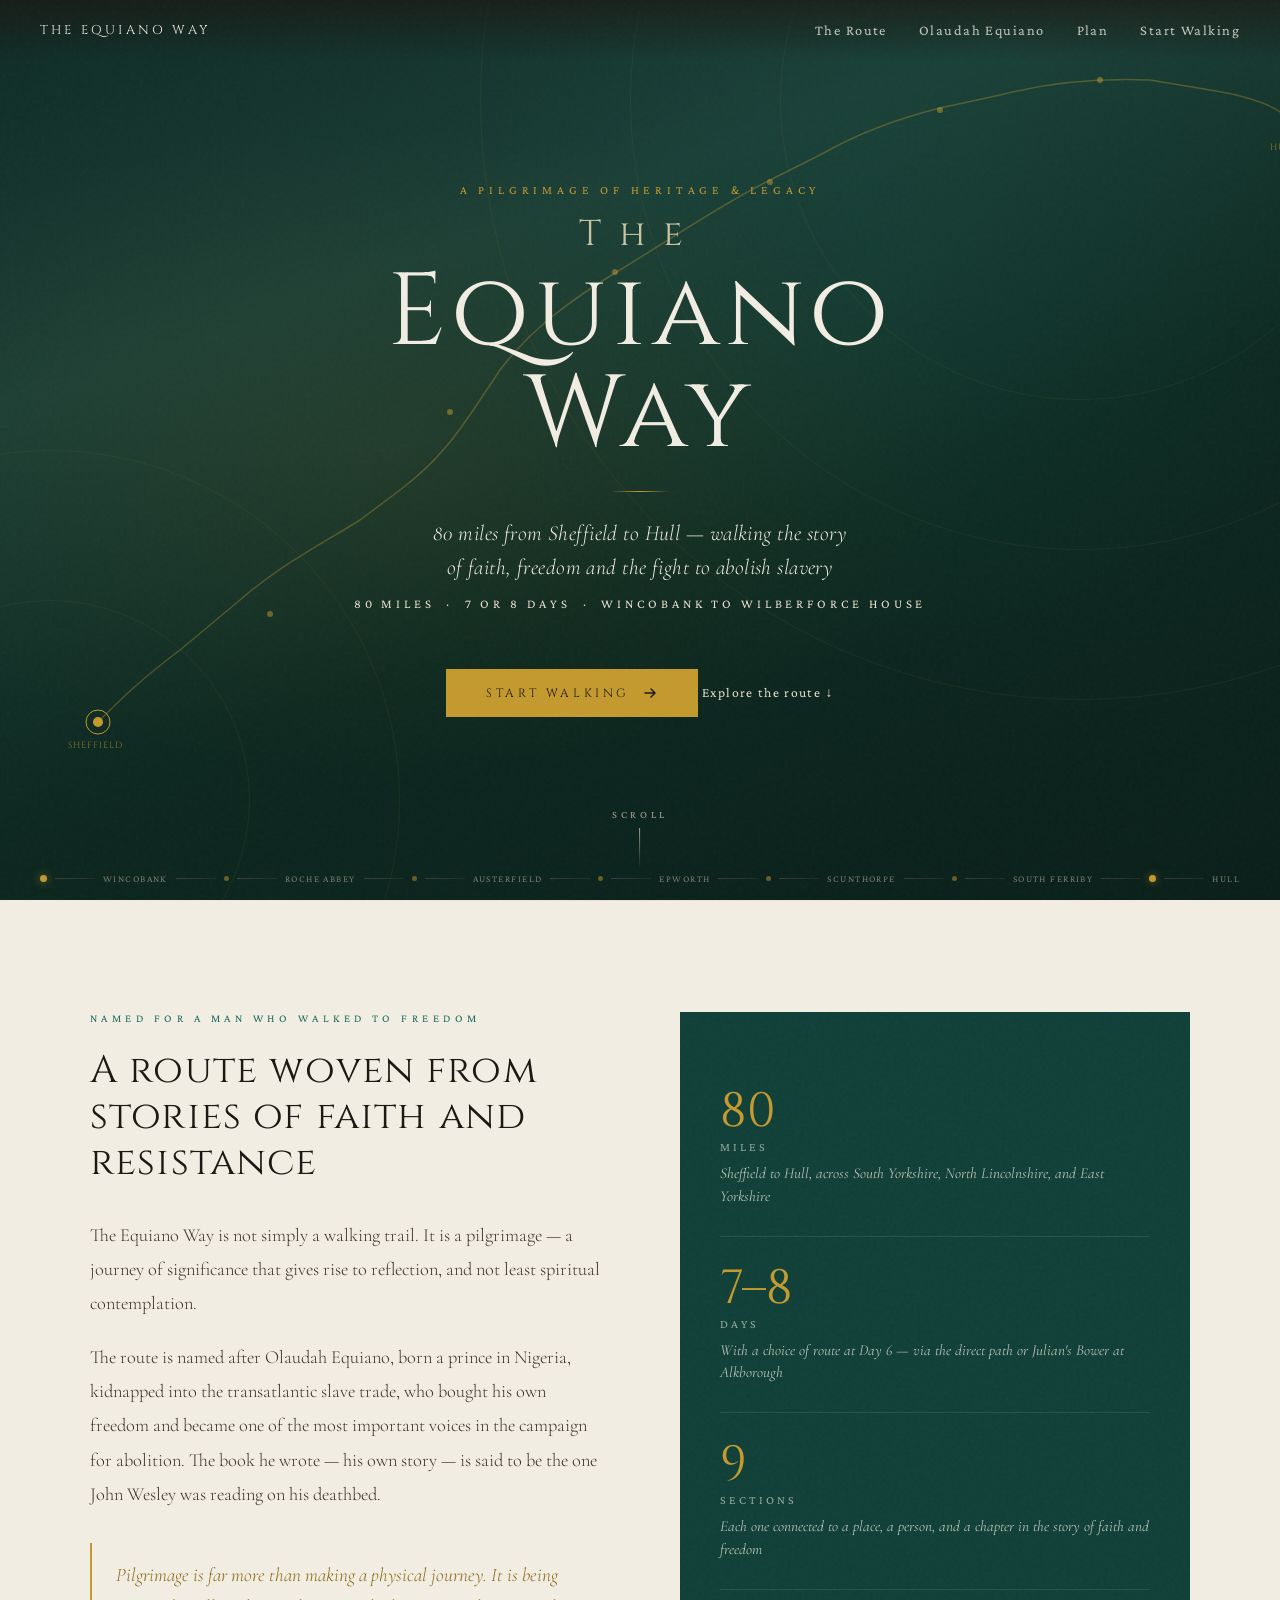
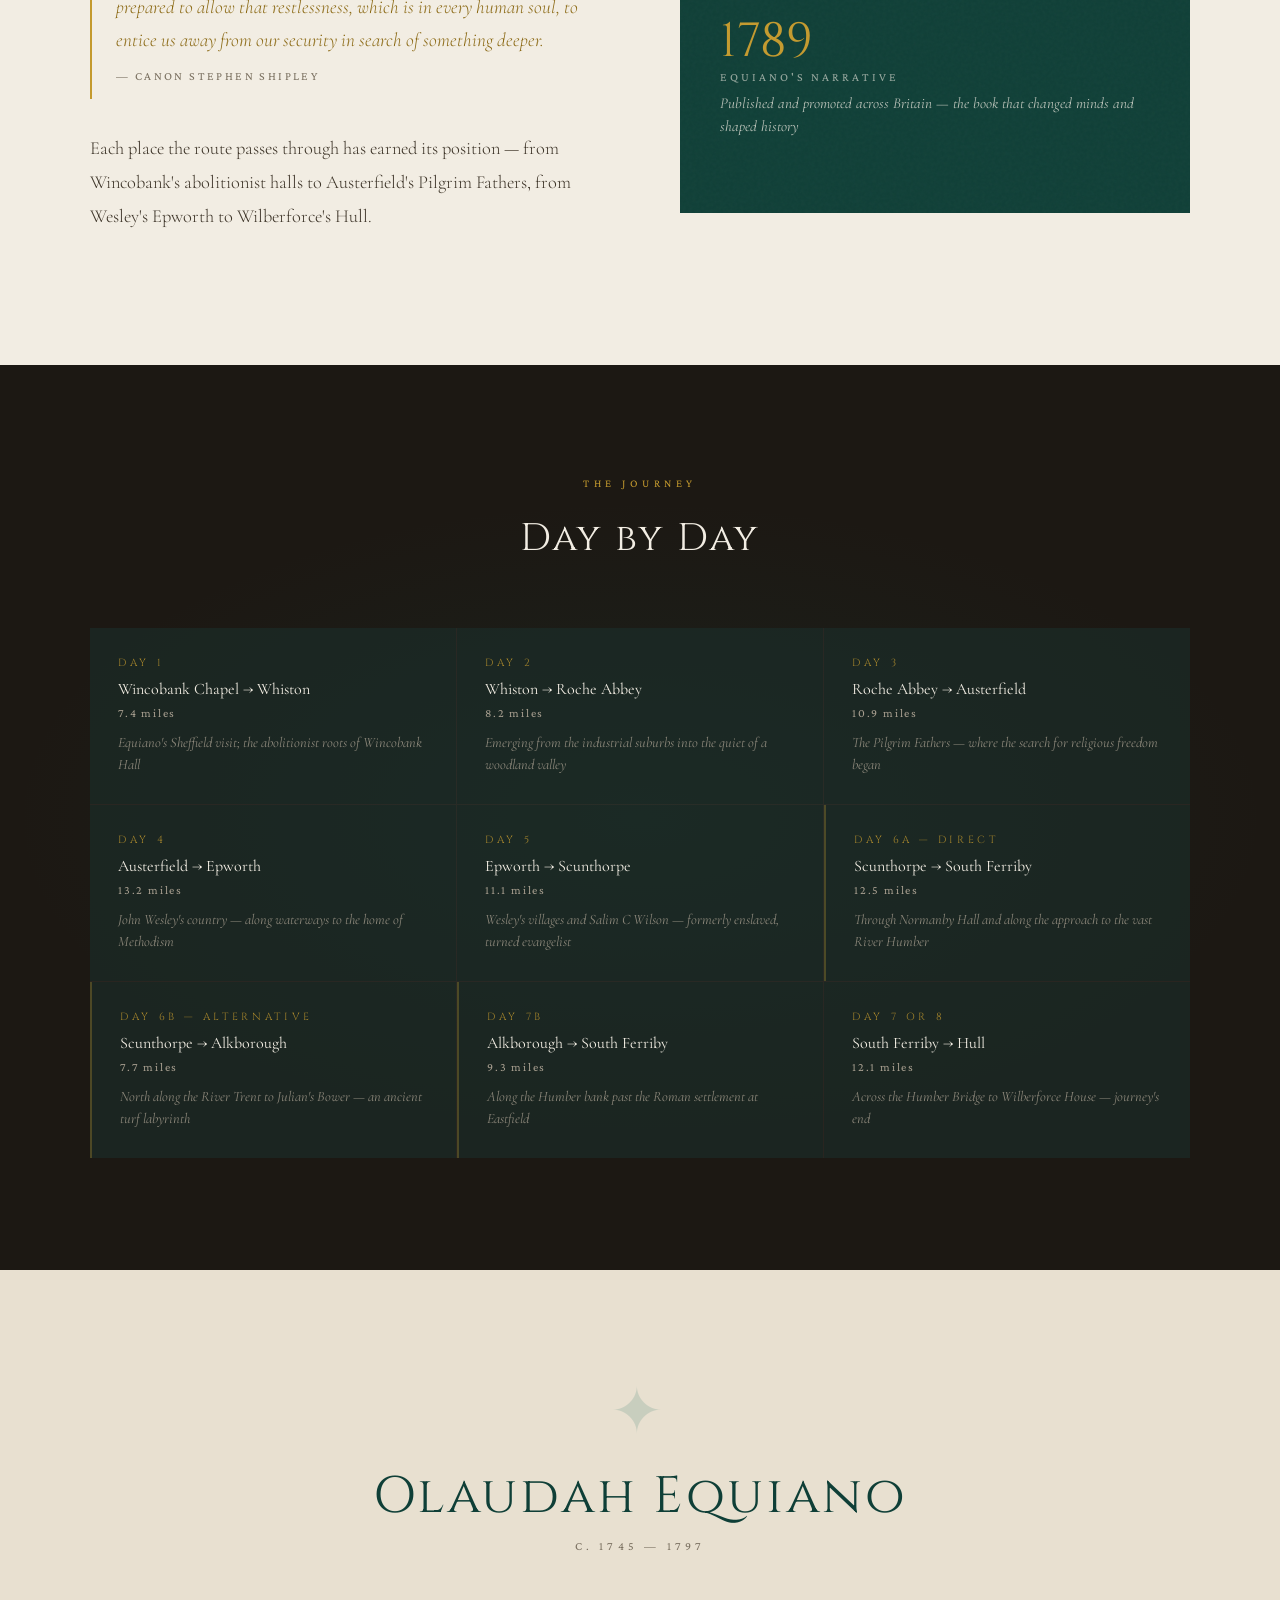
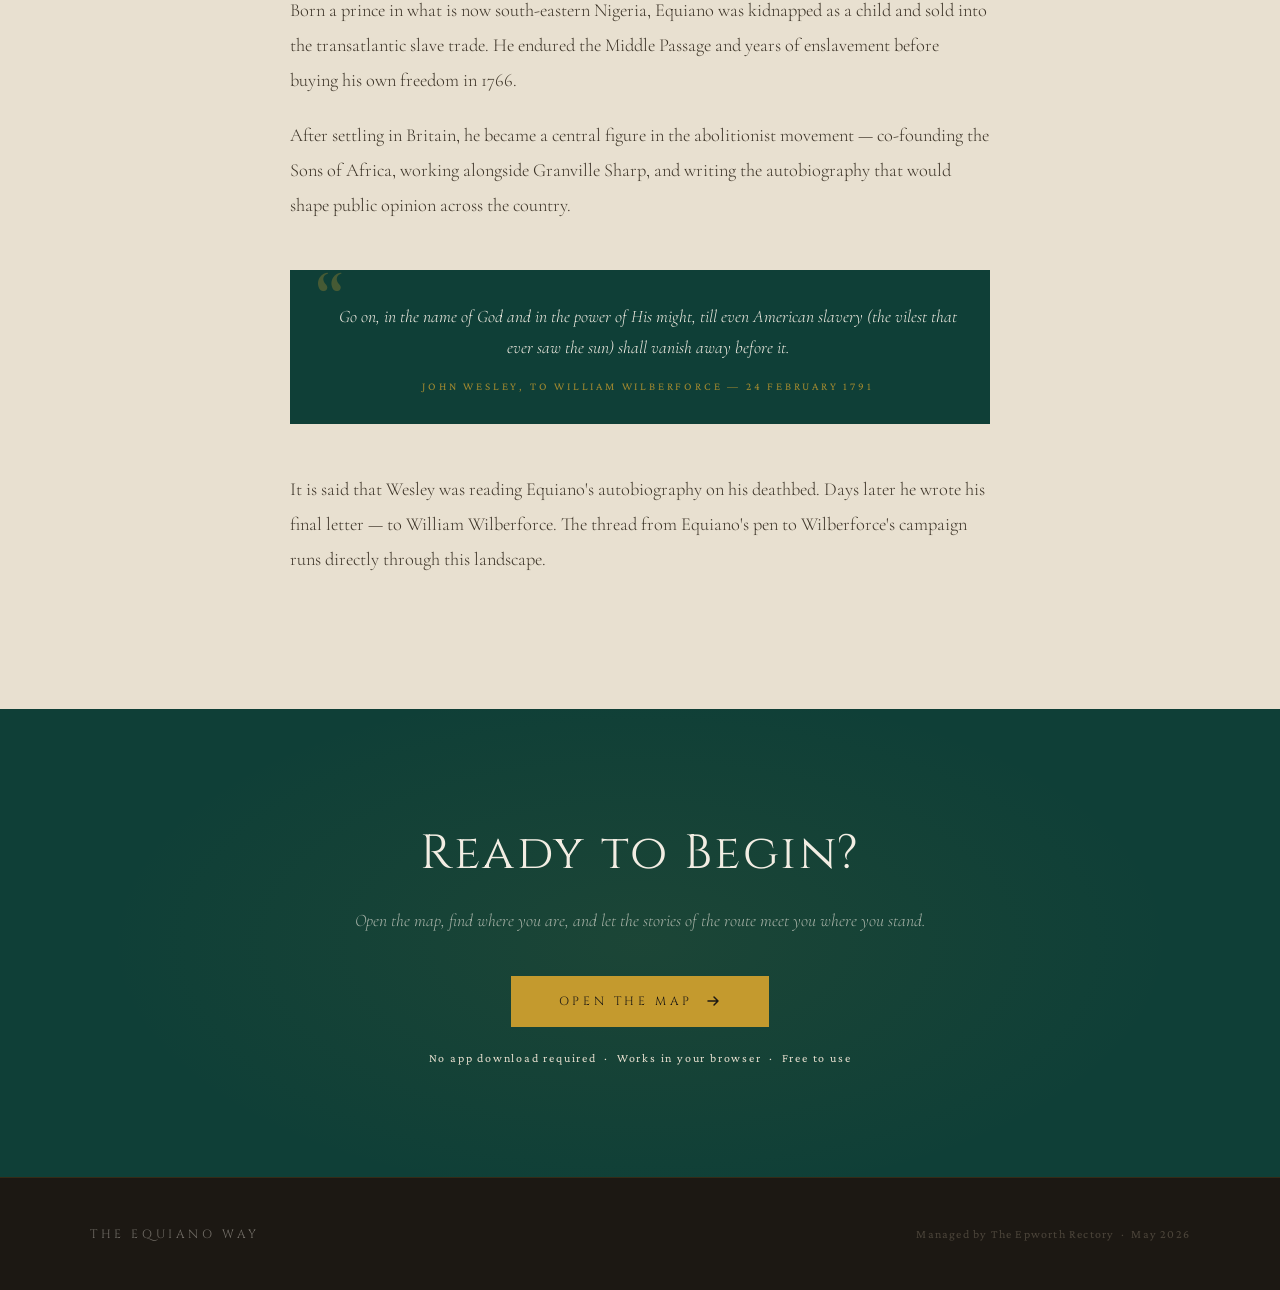
<file: public/index.html>
<!DOCTYPE html>
<html lang="en">
<head>
<meta charset="UTF-8">
<meta name="viewport" content="width=device-width, initial-scale=1.0">
<title>The Equiano Way</title>
<link rel="manifest" href="/manifest.json">
<link rel="preconnect" href="https://fonts.googleapis.com">
<link rel="preconnect" href="https://fonts.gstatic.com" crossorigin>
<link href="https://fonts.googleapis.com/css2?family=Cormorant+Garamond:ital,wght@0,300;0,400;0,600;1,300;1,400&family=Cinzel:wght@400;600&family=Crimson+Pro:ital,wght@0,300;0,400;1,300;1,400&display=swap" rel="stylesheet">
<style>

/* ── Reset & base ──────────────────────────────────────────────────────────── */
*, *::before, *::after { box-sizing: border-box; margin: 0; padding: 0; }

:root {
  --teal:        #1A6B5F;
  --teal-dark:   #0F3F37;
  --teal-light:  #E8F4F2;
  --gold:        #C49A2E;
  --gold-dark:   #8B6914;
  --gold-light:  #F5E6C0;
  --parchment:   #F2EDE3;
  --parchment-2: #E8E0D0;
  --ink:         #1C1813;
  --ink-light:   #3D3428;
  --stone:       #7A7060;
  --stone-light: #A89F90;
  --rust:        #8B3A2A;

  --font-display: 'Cinzel', serif;
  --font-body:    'Cormorant Garamond', serif;
  --font-reading: 'Crimson Pro', serif;
}

html { scroll-behavior: smooth; }

body {
  font-family: var(--font-body);
  background: var(--parchment);
  color: var(--ink);
  overflow-x: hidden;
  cursor: default;
}

/* ── Noise texture overlay ─────────────────────────────────────────────────── */
body::before {
  content: '';
  position: fixed;
  inset: 0;
  background-image: url("data:image/svg+xml,%3Csvg viewBox='0 0 256 256' xmlns='http://www.w3.org/2000/svg'%3E%3Cfilter id='noise'%3E%3CfeTurbulence type='fractalNoise' baseFrequency='0.9' numOctaves='4' stitchTiles='stitch'/%3E%3C/filter%3E%3Crect width='100%25' height='100%25' filter='url(%23noise)' opacity='0.04'/%3E%3C/svg%3E");
  pointer-events: none;
  z-index: 1000;
  opacity: 0.6;
}

/* ── Nav ───────────────────────────────────────────────────────────────────── */
nav {
  position: fixed;
  top: 0; left: 0; right: 0;
  z-index: 100;
  padding: 1.25rem 2.5rem;
  display: flex;
  align-items: center;
  justify-content: space-between;
  background: linear-gradient(to bottom, rgba(28,24,19,0.7) 0%, transparent 100%);
  backdrop-filter: blur(0px);
}

.nav-wordmark {
  font-family: var(--font-display);
  font-size: 0.8rem;
  letter-spacing: 0.25em;
  color: var(--parchment);
  text-transform: uppercase;
  opacity: 0;
  animation: fadeIn 1s ease 1.5s forwards;
}

.nav-links {
  display: flex;
  gap: 2rem;
  list-style: none;
  opacity: 0;
  animation: fadeIn 1s ease 1.8s forwards;
}

.nav-links a {
  font-family: var(--font-reading);
  font-size: 0.9rem;
  letter-spacing: 0.1em;
  color: var(--parchment);
  text-decoration: none;
  opacity: 0.8;
  transition: opacity 0.2s;
}

.nav-links a:hover { opacity: 1; }

/* ── Hero ──────────────────────────────────────────────────────────────────── */
.hero {
  position: relative;
  min-height: 100svh;
  display: flex;
  flex-direction: column;
  align-items: center;
  justify-content: center;
  overflow: hidden;
  background: var(--teal-dark);
}

/* Layered background — aged map feel */
.hero-bg {
  position: absolute;
  inset: 0;
  background:
    radial-gradient(ellipse 80% 60% at 30% 50%, rgba(196,154,46,0.08) 0%, transparent 60%),
    radial-gradient(ellipse 60% 80% at 70% 30%, rgba(26,107,95,0.15) 0%, transparent 60%),
    linear-gradient(160deg, #0F2B26 0%, #1A3D35 30%, #0D2820 60%, #0A1F1A 100%);
}

/* SVG route line drawn across hero */
.hero-route {
  position: absolute;
  inset: 0;
  width: 100%;
  height: 100%;
  opacity: 0;
  animation: fadeIn 2s ease 0.5s forwards;
}

.route-path {
  fill: none;
  stroke: var(--gold);
  stroke-width: 1.5;
  stroke-linecap: round;
  stroke-linejoin: round;
  stroke-dasharray: 2000;
  stroke-dashoffset: 2000;
  animation: drawRoute 3s ease-out 0.8s forwards;
  opacity: 0.35;
}

.route-dot-start,
.route-dot-end {
  fill: var(--gold);
  opacity: 0;
}

.route-dot-start { animation: popIn 0.4s ease 0.8s forwards; }
.route-dot-end   { animation: popIn 0.4s ease 3.6s forwards; }

/* Topographic rings — decorative */
.topo-ring {
  position: absolute;
  border-radius: 50%;
  border: 1px solid rgba(196,154,46,0.08);
  pointer-events: none;
}
.topo-1 { width: 600px; height: 600px; top: -200px; right: -100px; }
.topo-2 { width: 900px; height: 900px; top: -350px; right: -250px; }
.topo-3 { width: 1200px; height: 1200px; top: -500px; right: -400px; }
.topo-4 { width: 400px; height: 400px; bottom: -100px; left: -150px; }
.topo-5 { width: 700px; height: 700px; bottom: -250px; left: -300px; }

/* Hero content */
.hero-content {
  position: relative;
  z-index: 10;
  text-align: center;
  padding: 2rem;
  max-width: 800px;
}

.hero-eyebrow {
  font-family: var(--font-reading);
  font-size: 0.75rem;
  letter-spacing: 0.4em;
  text-transform: uppercase;
  color: var(--gold);
  opacity: 0;
  animation: slideUp 0.8s ease 1.2s forwards;
  margin-bottom: 1.25rem;
}

.hero-title {
  font-family: var(--font-display);
  font-size: clamp(3rem, 8vw, 6.5rem);
  font-weight: 400;
  line-height: 1;
  letter-spacing: 0.05em;
  color: var(--parchment);
  opacity: 0;
  animation: slideUp 0.9s ease 1.4s forwards;
  margin-bottom: 0.5rem;
}

.hero-title-the {
  display: block;
  font-size: 0.35em;
  letter-spacing: 0.5em;
  color: var(--gold-light);
  margin-bottom: 0.25em;
  opacity: 0.8;
}

.hero-rule {
  width: 60px;
  height: 1px;
  background: linear-gradient(to right, transparent, var(--gold), transparent);
  margin: 1.5rem auto;
  opacity: 0;
  animation: fadeIn 0.8s ease 1.9s forwards;
}

.hero-subtitle {
  font-family: var(--font-body);
  font-size: clamp(1rem, 2.5vw, 1.35rem);
  font-weight: 300;
  font-style: italic;
  color: var(--parchment);
  opacity: 0;
  animation: slideUp 0.8s ease 2s forwards;
  line-height: 1.6;
  margin-bottom: 0.75rem;
  letter-spacing: 0.02em;
}

.hero-distance {
  font-family: var(--font-reading);
  font-size: 0.8rem;
  letter-spacing: 0.3em;
  text-transform: uppercase;
  color: var(--parchment-2);
  opacity: 0;
  animation: fadeIn 0.8s ease 2.3s forwards;
  margin-bottom: 2.5rem;
}

/* CTA button */
.btn-start {
  display: inline-flex;
  align-items: center;
  gap: 0.75rem;
  font-family: var(--font-display);
  font-size: 0.75rem;
  letter-spacing: 0.3em;
  text-transform: uppercase;
  color: var(--ink);
  background: var(--gold);
  border: none;
  padding: 1rem 2.5rem;
  cursor: pointer;
  text-decoration: none;
  position: relative;
  overflow: hidden;
  opacity: 0;
  animation: slideUp 0.8s ease 2.5s forwards;
  transition: background 0.3s, transform 0.2s;
  min-height: 44px; /* WCAG touch target */
}

.btn-start::before {
  content: '';
  position: absolute;
  inset: 0;
  background: rgba(255,255,255,0.15);
  transform: translateX(-100%);
  transition: transform 0.4s ease;
}

.btn-start:hover::before { transform: translateX(0); }
.btn-start:hover { transform: translateY(-1px); }
.btn-start:focus-visible {
  outline: 3px solid var(--gold-light);
  outline-offset: 3px;
}

.btn-arrow {
  width: 16px;
  height: 16px;
  transition: transform 0.3s;
}
.btn-start:hover .btn-arrow { transform: translateX(4px); }

/* Secondary link */
.hero-secondary {
  display: block;
  margin-top: 1.25rem;
  font-family: var(--font-reading);
  font-size: 0.85rem;
  letter-spacing: 0.1em;
  color: var(--parchment-2);
  text-decoration: none;
  opacity: 0;
  animation: fadeIn 0.8s ease 2.8s forwards;
  transition: color 0.2s;
  min-height: 44px;
  display: inline-flex;
  align-items: center;
}
.hero-secondary:hover { color: var(--parchment); }

/* Scroll indicator */
.scroll-indicator {
  position: absolute;
  bottom: 2rem;
  left: 50%;
  transform: translateX(-50%);
  display: flex;
  flex-direction: column;
  align-items: center;
  gap: 0.5rem;
  opacity: 0;
  animation: fadeIn 1s ease 3.2s forwards;
}

.scroll-label {
  font-family: var(--font-reading);
  font-size: 0.65rem;
  letter-spacing: 0.35em;
  text-transform: uppercase;
  color: var(--stone-light);
}

.scroll-line {
  width: 1px;
  height: 40px;
  background: linear-gradient(to bottom, var(--stone-light), transparent);
  animation: scrollPulse 2s ease-in-out infinite;
}

/* Route waypoints strip */
.hero-waypoints {
  position: absolute;
  bottom: 0;
  left: 0; right: 0;
  padding: 1rem 2.5rem;
  display: flex;
  align-items: center;
  gap: 0;
  overflow: hidden;
  opacity: 0;
  animation: fadeIn 1s ease 3s forwards;
}

.waypoint-item {
  display: flex;
  align-items: center;
  gap: 0;
  flex: 1;
  min-width: 0;
}

.waypoint-name {
  font-family: var(--font-reading);
  font-size: 0.6rem;
  letter-spacing: 0.15em;
  text-transform: uppercase;
  color: var(--stone-light);
  white-space: nowrap;
  opacity: 0.7;
}

.waypoint-line {
  flex: 1;
  height: 1px;
  background: linear-gradient(to right, rgba(122,112,96,0.4), rgba(122,112,96,0.15));
  margin: 0 0.5rem;
  min-width: 20px;
}

.waypoint-dot {
  width: 5px;
  height: 5px;
  border-radius: 50%;
  background: var(--gold);
  opacity: 0.5;
  flex-shrink: 0;
}

.waypoint-dot.first,
.waypoint-dot.last {
  opacity: 1;
  width: 7px;
  height: 7px;
  box-shadow: 0 0 8px rgba(196,154,46,0.6);
}

/* ── Section: About ────────────────────────────────────────────────────────── */
.section-about {
  background: var(--parchment);
  padding: 7rem 2.5rem;
  position: relative;
}

.section-about::before {
  content: '';
  position: absolute;
  top: 0; left: 0; right: 0;
  height: 1px;
  background: linear-gradient(to right, transparent, var(--parchment-2), transparent);
}

.about-inner {
  max-width: 1100px;
  margin: 0 auto;
  display: grid;
  grid-template-columns: 1fr 1fr;
  gap: 5rem;
  align-items: start;
}

.about-label {
  font-family: var(--font-reading);
  font-size: 0.7rem;
  letter-spacing: 0.4em;
  text-transform: uppercase;
  color: var(--teal);
  margin-bottom: 1.5rem;
}

.about-heading {
  font-family: var(--font-display);
  font-size: clamp(1.8rem, 3vw, 2.8rem);
  font-weight: 400;
  line-height: 1.2;
  color: var(--ink);
  margin-bottom: 2rem;
  letter-spacing: 0.03em;
}

.about-body {
  font-family: var(--font-body);
  font-size: 1.15rem;
  font-weight: 300;
  line-height: 1.85;
  color: var(--ink-light);
  margin-bottom: 1.25rem;
}

.about-quote {
  border-left: 2px solid var(--gold);
  padding: 1rem 0 1rem 1.5rem;
  margin: 2rem 0;
}

.about-quote p {
  font-family: var(--font-body);
  font-size: 1.2rem;
  font-style: italic;
  font-weight: 300;
  line-height: 1.7;
  color: var(--gold-dark);
}

.about-quote cite {
  display: block;
  margin-top: 0.75rem;
  font-family: var(--font-reading);
  font-size: 0.75rem;
  letter-spacing: 0.2em;
  text-transform: uppercase;
  color: var(--stone);
  font-style: normal;
}

/* Stats panel */
.about-stats {
  background: var(--teal-dark);
  padding: 3rem 2.5rem;
  position: relative;
}

.about-stats::before {
  content: '';
  position: absolute;
  top: 0; left: 0;
  right: 0; bottom: 0;
  background: url("data:image/svg+xml,%3Csvg viewBox='0 0 200 200' xmlns='http://www.w3.org/2000/svg'%3E%3Cfilter id='n'%3E%3CfeTurbulence type='fractalNoise' baseFrequency='0.75' numOctaves='4'/%3E%3C/filter%3E%3Crect width='100%25' height='100%25' filter='url(%23n)' opacity='0.03'/%3E%3C/svg%3E");
  pointer-events: none;
}

.stat-item {
  padding: 1.75rem 0;
  border-bottom: 1px solid rgba(242,237,227,0.1);
}
.stat-item:last-child { border-bottom: none; }

.stat-number {
  font-family: var(--font-display);
  font-size: 3rem;
  font-weight: 400;
  color: var(--gold);
  line-height: 1;
  margin-bottom: 0.25rem;
}

.stat-label {
  font-family: var(--font-reading);
  font-size: 0.75rem;
  letter-spacing: 0.25em;
  text-transform: uppercase;
  color: var(--parchment);
  opacity: 0.6;
}

.stat-desc {
  margin-top: 0.5rem;
  font-family: var(--font-body);
  font-size: 0.95rem;
  font-style: italic;
  color: var(--parchment);
  opacity: 0.75;
  line-height: 1.5;
}

/* ── Section: Route ────────────────────────────────────────────────────────── */
.section-route {
  background: var(--ink);
  padding: 7rem 2.5rem;
  position: relative;
  overflow: hidden;
}

.section-route::before {
  content: '';
  position: absolute;
  inset: 0;
  background: radial-gradient(ellipse 70% 50% at 50% 50%, rgba(26,107,95,0.12) 0%, transparent 70%);
}

.route-inner {
  max-width: 1100px;
  margin: 0 auto;
  position: relative;
  z-index: 1;
}

.section-label {
  font-family: var(--font-reading);
  font-size: 0.7rem;
  letter-spacing: 0.4em;
  text-transform: uppercase;
  color: var(--gold);
  margin-bottom: 1.5rem;
  text-align: center;
}

.section-heading {
  font-family: var(--font-display);
  font-size: clamp(1.8rem, 3vw, 2.8rem);
  font-weight: 400;
  color: var(--parchment);
  text-align: center;
  margin-bottom: 4rem;
  letter-spacing: 0.05em;
}

.days-grid {
  display: grid;
  grid-template-columns: repeat(auto-fill, minmax(280px, 1fr));
  gap: 1px;
  background: rgba(242,237,227,0.06);
}

.day-card {
  background: rgba(15,39,35,0.5);
  padding: 1.75rem;
  position: relative;
  transition: background 0.3s;
  cursor: default;
}

.day-card:hover { background: rgba(26,107,95,0.2); }

.day-number {
  font-family: var(--font-display);
  font-size: 0.65rem;
  letter-spacing: 0.35em;
  text-transform: uppercase;
  color: var(--gold);
  margin-bottom: 0.5rem;
  opacity: 0.8;
}

.day-route {
  font-family: var(--font-body);
  font-size: 1rem;
  font-weight: 400;
  color: var(--parchment);
  margin-bottom: 0.4rem;
  line-height: 1.4;
}

.day-miles {
  font-family: var(--font-reading);
  font-size: 0.75rem;
  letter-spacing: 0.15em;
  color: var(--stone-light);
  margin-bottom: 0.75rem;
}

.day-theme {
  font-family: var(--font-body);
  font-size: 0.9rem;
  font-style: italic;
  color: var(--stone-light);
  line-height: 1.5;
  opacity: 0.8;
}

.day-card.alt {
  border-left: 2px solid rgba(196,154,46,0.3);
}

/* ── Section: Equiano ──────────────────────────────────────────────────────── */
.section-equiano {
  background: var(--parchment-2);
  padding: 7rem 2.5rem;
  position: relative;
}

.equiano-inner {
  max-width: 700px;
  margin: 0 auto;
  text-align: center;
}

.equiano-ornament {
  font-family: var(--font-display);
  font-size: 4rem;
  color: var(--teal);
  opacity: 0.15;
  line-height: 1;
  margin-bottom: 1rem;
  letter-spacing: 0.1em;
}

.equiano-name {
  font-family: var(--font-display);
  font-size: clamp(2rem, 4vw, 3.5rem);
  font-weight: 400;
  color: var(--teal-dark);
  margin-bottom: 0.5rem;
  letter-spacing: 0.05em;
}

.equiano-dates {
  font-family: var(--font-reading);
  font-size: 0.75rem;
  letter-spacing: 0.35em;
  color: var(--stone);
  text-transform: uppercase;
  margin-bottom: 2.5rem;
}

.equiano-body {
  font-family: var(--font-body);
  font-size: 1.15rem;
  font-weight: 300;
  line-height: 1.9;
  color: var(--ink-light);
  text-align: left;
  margin-bottom: 1.25rem;
}

.equiano-pullquote {
  margin: 3rem 0;
  padding: 2rem;
  background: var(--teal-dark);
  position: relative;
}

.equiano-pullquote::before {
  content: '\201C';
  font-family: var(--font-display);
  font-size: 6rem;
  line-height: 0.7;
  color: var(--gold);
  opacity: 0.3;
  position: absolute;
  top: 1rem;
  left: 1.5rem;
}

.equiano-pullquote p {
  font-family: var(--font-body);
  font-size: 1.1rem;
  font-style: italic;
  font-weight: 300;
  color: var(--parchment);
  line-height: 1.75;
  position: relative;
  z-index: 1;
  padding-left: 1rem;
}

.equiano-pullquote cite {
  display: block;
  margin-top: 1rem;
  font-family: var(--font-reading);
  font-size: 0.7rem;
  letter-spacing: 0.25em;
  text-transform: uppercase;
  color: var(--gold);
  font-style: normal;
  opacity: 0.8;
  padding-left: 1rem;
}

/* ── Section: CTA ──────────────────────────────────────────────────────────── */
.section-cta {
  background: var(--teal-dark);
  padding: 7rem 2.5rem;
  text-align: center;
  position: relative;
  overflow: hidden;
}

.section-cta::before {
  content: '';
  position: absolute;
  inset: 0;
  background:
    radial-gradient(ellipse 60% 80% at 50% 50%, rgba(196,154,46,0.07) 0%, transparent 70%);
}

.cta-inner {
  position: relative;
  z-index: 1;
  max-width: 600px;
  margin: 0 auto;
}

.cta-heading {
  font-family: var(--font-display);
  font-size: clamp(2rem, 4vw, 3rem);
  font-weight: 400;
  color: var(--parchment);
  margin-bottom: 1.25rem;
  letter-spacing: 0.05em;
}

.cta-sub {
  font-family: var(--font-body);
  font-size: 1.1rem;
  font-style: italic;
  font-weight: 300;
  color: var(--parchment);
  opacity: 0.65;
  line-height: 1.7;
  margin-bottom: 2.5rem;
}

.btn-cta {
  display: inline-flex;
  align-items: center;
  gap: 0.75rem;
  font-family: var(--font-display);
  font-size: 0.75rem;
  letter-spacing: 0.3em;
  text-transform: uppercase;
  color: var(--ink);
  background: var(--gold);
  border: none;
  padding: 1.1rem 3rem;
  cursor: pointer;
  text-decoration: none;
  transition: background 0.3s, transform 0.2s;
  min-height: 44px;
}
.btn-cta:hover { background: var(--gold-light); transform: translateY(-1px); }
.btn-cta:focus-visible { outline: 3px solid var(--gold-light); outline-offset: 3px; }

.cta-note {
  margin-top: 1.5rem;
  font-family: var(--font-reading);
  font-size: 0.75rem;
  letter-spacing: 0.15em;
  color: var(--parchment-2);
}

/* ── Footer ────────────────────────────────────────────────────────────────── */
footer {
  background: var(--ink);
  padding: 3rem 2.5rem;
  border-top: 1px solid rgba(196,154,46,0.15);
}

.footer-inner {
  max-width: 1100px;
  margin: 0 auto;
  display: flex;
  justify-content: space-between;
  align-items: center;
  flex-wrap: wrap;
  gap: 1rem;
}

.footer-wordmark {
  font-family: var(--font-display);
  font-size: 0.75rem;
  letter-spacing: 0.3em;
  color: var(--parchment);
  opacity: 0.4;
  text-transform: uppercase;
}

.footer-credit {
  font-family: var(--font-reading);
  font-size: 0.75rem;
  letter-spacing: 0.1em;
  color: var(--stone);
  opacity: 0.5;
}

/* ── Animations ────────────────────────────────────────────────────────────── */
@keyframes fadeIn {
  from { opacity: 0; }
  to   { opacity: 1; }
}

@keyframes slideUp {
  from { opacity: 0; transform: translateY(20px); }
  to   { opacity: 1; transform: translateY(0); }
}

@keyframes drawRoute {
  to { stroke-dashoffset: 0; }
}

@keyframes popIn {
  0%   { opacity: 0; transform: scale(0); }
  70%  { transform: scale(1.4); }
  100% { opacity: 1; transform: scale(1); }
}

@keyframes scrollPulse {
  0%, 100% { opacity: 0.3; transform: scaleY(1); }
  50%       { opacity: 0.8; transform: scaleY(1.15); }
}

/* ── Responsive ────────────────────────────────────────────────────────────── */
@media (max-width: 768px) {
  nav { padding: 1rem 1.25rem; }
  .nav-links { display: none; }

  .hero-waypoints { display: none; }

  .about-inner {
    grid-template-columns: 1fr;
    gap: 3rem;
  }

  .days-grid {
    grid-template-columns: 1fr;
  }

  .footer-inner {
    flex-direction: column;
    text-align: center;
  }
}

/* ── Skip link (accessibility) ─────────────────────────────────────────────── */
.skip-link {
  position: absolute;
  top: -100%;
  left: 1rem;
  background: var(--gold);
  color: var(--ink);
  padding: 0.75rem 1.25rem;
  font-family: var(--font-reading);
  font-size: 0.9rem;
  z-index: 9999;
  transition: top 0.2s;
}
.skip-link:focus { top: 1rem; }

/* ── Production mode (hero only) ──────────────────────────────────────────── */
body.prod .section-about,
body.prod .section-route,
body.prod .section-equiano,
body.prod .section-cta,
body.prod footer,
body.prod .hero-waypoints,
body.prod .scroll-indicator,
body.prod nav .nav-links { display: none; }

body.prod .btn-start,
body.prod .hero-secondary { display: none; }

body.prod .hero-content::after {
  content: 'Coming Soon\2026';
  display: block;
  margin-top: 2rem;
  font-family: var(--font-reading);
  font-size: 0.9rem;
  letter-spacing: 0.25em;
  text-transform: uppercase;
  color: var(--gold);
  opacity: 0.8;
}

</style>
</head>
<body>

<a href="#main" class="skip-link">Skip to content</a>

<!-- Nav -->
<nav aria-label="Main navigation">
  <span class="nav-wordmark">The Equiano Way</span>
  <ul class="nav-links">
    <li><a href="route.html">The Route</a></li>
    <li><a href="equiano.html">Olaudah Equiano</a></li>
    <li><a href="plan.html">Plan</a></li>
    <li><a href="map.html">Start Walking</a></li>
  </ul>
</nav>

<!-- Hero -->
<section class="hero" aria-label="Hero">
  <div class="hero-bg"></div>

  <!-- Topographic rings -->
  <div class="topo-ring topo-1" aria-hidden="true"></div>
  <div class="topo-ring topo-2" aria-hidden="true"></div>
  <div class="topo-ring topo-3" aria-hidden="true"></div>
  <div class="topo-ring topo-4" aria-hidden="true"></div>
  <div class="topo-ring topo-5" aria-hidden="true"></div>

  <!-- Animated route SVG -->
  <svg class="hero-route" viewBox="0 0 1440 900" preserveAspectRatio="xMidYMid slice" aria-hidden="true">
    <path class="route-path"
      d="M 180,720
         C 200,700 220,680 260,650
         L 320,600
         C 360,565 400,545 440,520
         L 480,490
         C 520,460 540,430 560,400
         L 580,370
         C 610,330 650,300 700,270
         L 740,245
         C 780,220 810,200 850,180
         L 900,155
         C 940,132 980,118 1020,108
         L 1080,95
         C 1130,82 1180,78 1230,80
         L 1290,90
         Q 1340,98 1360,112
         L 1380,130"
    />
    <!-- Sheffield start -->
    <circle class="route-dot-start" cx="178" cy="722" r="5"/>
    <circle cx="178" cy="722" r="12" fill="none" stroke="#C49A2E" stroke-width="1" opacity="0" style="animation: fadeIn 0.5s ease 1.2s forwards;"/>
    <!-- Hull end -->
    <circle class="route-dot-end" cx="1382" cy="128" r="5"/>
    <circle cx="1382" cy="128" r="12" fill="none" stroke="#C49A2E" stroke-width="1" opacity="0" style="animation: fadeIn 0.5s ease 3.8s forwards;"/>

    <!-- Waypoint dots along route -->
    <g opacity="0" style="animation: fadeIn 1s ease 3s forwards;">
      <circle cx="350" cy="614" r="3" fill="#C49A2E" opacity="0.5"/>
      <circle cx="530" cy="412" r="3" fill="#C49A2E" opacity="0.5"/>
      <circle cx="695" cy="272" r="3" fill="#C49A2E" opacity="0.5"/>
      <circle cx="850" cy="182" r="3" fill="#C49A2E" opacity="0.5"/>
      <circle cx="1020" cy="110" r="3" fill="#C49A2E" opacity="0.5"/>
      <circle cx="1180" cy="80" r="3" fill="#C49A2E" opacity="0.5"/>
    </g>

    <!-- Labels -->
    <g font-family="'Cinzel', serif" opacity="0" style="animation: fadeIn 1s ease 3.4s forwards;">
      <text x="148" y="748" font-size="9" fill="#C49A2E" opacity="0.7" letter-spacing="1">SHEFFIELD</text>
      <text x="1350" y="150" font-size="9" fill="#C49A2E" opacity="0.7" letter-spacing="1">HULL</text>
    </g>
  </svg>

  <!-- Main content -->
  <div class="hero-content" id="main">
    <p class="hero-eyebrow">A Pilgrimage of Heritage &amp; Legacy</p>

    <h1 class="hero-title">
      <span class="hero-title-the">The</span>
      Equiano<br>Way
    </h1>

    <div class="hero-rule" aria-hidden="true"></div>

    <p class="hero-subtitle">
      80 miles from Sheffield to Hull — walking the story<br>
      of faith, freedom and the fight to abolish slavery
    </p>

    <p class="hero-distance">80 miles &nbsp;·&nbsp; 7 or 8 days &nbsp;·&nbsp; Wincobank to Wilberforce House</p>

    <a href="map.html" class="btn-start" id="walk">
      Start Walking
      <svg class="btn-arrow" viewBox="0 0 16 16" fill="none" aria-hidden="true">
        <path d="M3 8h10M9 4l4 4-4 4" stroke="currentColor" stroke-width="1.5" stroke-linecap="round" stroke-linejoin="round"/>
      </svg>
    </a>

    <a href="#route" class="hero-secondary">Explore the route ↓</a>
  </div>

  <!-- Waypoints strip -->
  <div class="hero-waypoints" aria-hidden="true">
    <div class="waypoint-item">
      <div class="waypoint-dot first"></div>
      <div class="waypoint-line"></div>
      <span class="waypoint-name">Wincobank</span>
      <div class="waypoint-line"></div>
      <div class="waypoint-dot"></div>
      <div class="waypoint-line"></div>
      <span class="waypoint-name">Roche Abbey</span>
      <div class="waypoint-line"></div>
      <div class="waypoint-dot"></div>
      <div class="waypoint-line"></div>
      <span class="waypoint-name">Austerfield</span>
      <div class="waypoint-line"></div>
      <div class="waypoint-dot"></div>
      <div class="waypoint-line"></div>
      <span class="waypoint-name">Epworth</span>
      <div class="waypoint-line"></div>
      <div class="waypoint-dot"></div>
      <div class="waypoint-line"></div>
      <span class="waypoint-name">Scunthorpe</span>
      <div class="waypoint-line"></div>
      <div class="waypoint-dot"></div>
      <div class="waypoint-line"></div>
      <span class="waypoint-name">South Ferriby</span>
      <div class="waypoint-line"></div>
      <div class="waypoint-dot last"></div>
      <div class="waypoint-line"></div>
      <span class="waypoint-name">Hull</span>
    </div>
  </div>

  <!-- Scroll indicator -->
  <div class="scroll-indicator" aria-hidden="true">
    <span class="scroll-label">Scroll</span>
    <div class="scroll-line"></div>
  </div>
</section>

<!-- About -->
<section class="section-about" aria-labelledby="about-heading">
  <div class="about-inner">
    <div>
      <p class="about-label">Named for a man who walked to freedom</p>
      <h2 class="about-heading" id="about-heading">A route woven from stories of faith and resistance</h2>

      <p class="about-body">The Equiano Way is not simply a walking trail. It is a pilgrimage — a journey of significance that gives rise to reflection, and not least spiritual contemplation.</p>

      <p class="about-body">The route is named after Olaudah Equiano, born a prince in Nigeria, kidnapped into the transatlantic slave trade, who bought his own freedom and became one of the most important voices in the campaign for abolition. The book he wrote — his own story — is said to be the one John Wesley was reading on his deathbed.</p>

      <div class="about-quote">
        <p>Pilgrimage is far more than making a physical journey. It is being prepared to allow that restlessness, which is in every human soul, to entice us away from our security in search of something deeper.</p>
        <cite>— Canon Stephen Shipley</cite>
      </div>

      <p class="about-body">Each place the route passes through has earned its position — from Wincobank's abolitionist halls to Austerfield's Pilgrim Fathers, from Wesley's Epworth to Wilberforce's Hull.</p>
    </div>

    <div>
      <div class="about-stats">
        <div class="stat-item">
          <div class="stat-number">80</div>
          <div class="stat-label">Miles</div>
          <div class="stat-desc">Sheffield to Hull, across South Yorkshire, North Lincolnshire, and East Yorkshire</div>
        </div>
        <div class="stat-item">
          <div class="stat-number">7–8</div>
          <div class="stat-label">Days</div>
          <div class="stat-desc">With a choice of route at Day 6 — via the direct path or Julian's Bower at Alkborough</div>
        </div>
        <div class="stat-item">
          <div class="stat-number">9</div>
          <div class="stat-label">Sections</div>
          <div class="stat-desc">Each one connected to a place, a person, and a chapter in the story of faith and freedom</div>
        </div>
        <div class="stat-item">
          <div class="stat-number">1789</div>
          <div class="stat-label">Equiano's Narrative</div>
          <div class="stat-desc">Published and promoted across Britain — the book that changed minds and shaped history</div>
        </div>
      </div>
    </div>
  </div>
</section>

<!-- Route -->
<section class="section-route" id="route" aria-labelledby="route-heading">
  <div class="route-inner">
    <p class="section-label">The Journey</p>
    <h2 class="section-heading" id="route-heading">Day by Day</h2>

    <div class="days-grid" role="list">

      <div class="day-card" role="listitem">
        <div class="day-number">Day 1</div>
        <div class="day-route">Wincobank Chapel → Whiston</div>
        <div class="day-miles">7.4 miles</div>
        <div class="day-theme">Equiano's Sheffield visit; the abolitionist roots of Wincobank Hall</div>
      </div>

      <div class="day-card" role="listitem">
        <div class="day-number">Day 2</div>
        <div class="day-route">Whiston → Roche Abbey</div>
        <div class="day-miles">8.2 miles</div>
        <div class="day-theme">Emerging from the industrial suburbs into the quiet of a woodland valley</div>
      </div>

      <div class="day-card" role="listitem">
        <div class="day-number">Day 3</div>
        <div class="day-route">Roche Abbey → Austerfield</div>
        <div class="day-miles">10.9 miles</div>
        <div class="day-theme">The Pilgrim Fathers — where the search for religious freedom began</div>
      </div>

      <div class="day-card" role="listitem">
        <div class="day-number">Day 4</div>
        <div class="day-route">Austerfield → Epworth</div>
        <div class="day-miles">13.2 miles</div>
        <div class="day-theme">John Wesley's country — along waterways to the home of Methodism</div>
      </div>

      <div class="day-card" role="listitem">
        <div class="day-number">Day 5</div>
        <div class="day-route">Epworth → Scunthorpe</div>
        <div class="day-miles">11.1 miles</div>
        <div class="day-theme">Wesley's villages and Salim C Wilson — formerly enslaved, turned evangelist</div>
      </div>

      <div class="day-card alt" role="listitem">
        <div class="day-number">Day 6a — Direct</div>
        <div class="day-route">Scunthorpe → South Ferriby</div>
        <div class="day-miles">12.5 miles</div>
        <div class="day-theme">Through Normanby Hall and along the approach to the vast River Humber</div>
      </div>

      <div class="day-card alt" role="listitem">
        <div class="day-number">Day 6b — Alternative</div>
        <div class="day-route">Scunthorpe → Alkborough</div>
        <div class="day-miles">7.7 miles</div>
        <div class="day-theme">North along the River Trent to Julian's Bower — an ancient turf labyrinth</div>
      </div>

      <div class="day-card alt" role="listitem">
        <div class="day-number">Day 7b</div>
        <div class="day-route">Alkborough → South Ferriby</div>
        <div class="day-miles">9.3 miles</div>
        <div class="day-theme">Along the Humber bank past the Roman settlement at Eastfield</div>
      </div>

      <div class="day-card" role="listitem">
        <div class="day-number">Day 7 or 8</div>
        <div class="day-route">South Ferriby → Hull</div>
        <div class="day-miles">12.1 miles</div>
        <div class="day-theme">Across the Humber Bridge to Wilberforce House — journey's end</div>
      </div>

    </div>
  </div>
</section>

<!-- Equiano -->
<section class="section-equiano" aria-labelledby="equiano-heading">
  <div class="equiano-inner">
    <div class="equiano-ornament" aria-hidden="true">✦</div>
    <h2 class="equiano-name" id="equiano-heading">Olaudah Equiano</h2>
    <p class="equiano-dates">c. 1745 — 1797</p>

    <p class="equiano-body">Born a prince in what is now south-eastern Nigeria, Equiano was kidnapped as a child and sold into the transatlantic slave trade. He endured the Middle Passage and years of enslavement before buying his own freedom in 1766.</p>

    <p class="equiano-body">After settling in Britain, he became a central figure in the abolitionist movement — co-founding the Sons of Africa, working alongside Granville Sharp, and writing the autobiography that would shape public opinion across the country.</p>

    <div class="equiano-pullquote">
      <p>Go on, in the name of God and in the power of His might, till even American slavery (the vilest that ever saw the sun) shall vanish away before it.</p>
      <cite>John Wesley, to William Wilberforce — 24 February 1791</cite>
    </div>

    <p class="equiano-body">It is said that Wesley was reading Equiano's autobiography on his deathbed. Days later he wrote his final letter — to William Wilberforce. The thread from Equiano's pen to Wilberforce's campaign runs directly through this landscape.</p>
  </div>
</section>

<!-- CTA -->
<section class="section-cta" aria-labelledby="cta-heading">
  <div class="cta-inner">
    <h2 class="cta-heading" id="cta-heading">Ready to Begin?</h2>
    <p class="cta-sub">Open the map, find where you are, and let the stories of the route meet you where you stand.</p>
    <a href="map.html" class="btn-cta">
      Open the Map
      <svg width="16" height="16" viewBox="0 0 16 16" fill="none" aria-hidden="true">
        <path d="M3 8h10M9 4l4 4-4 4" stroke="currentColor" stroke-width="1.5" stroke-linecap="round" stroke-linejoin="round"/>
      </svg>
    </a>
    <p class="cta-note">No app download required &nbsp;·&nbsp; Works in your browser &nbsp;·&nbsp; Free to use</p>
  </div>
</section>

<!-- Footer -->
<footer>
  <div class="footer-inner">
    <span class="footer-wordmark">The Equiano Way</span>
    <span class="footer-credit">Managed by The Epworth Rectory &nbsp;·&nbsp; May 2026</span>
  </div>
</footer>

</body>
</html>
</file>
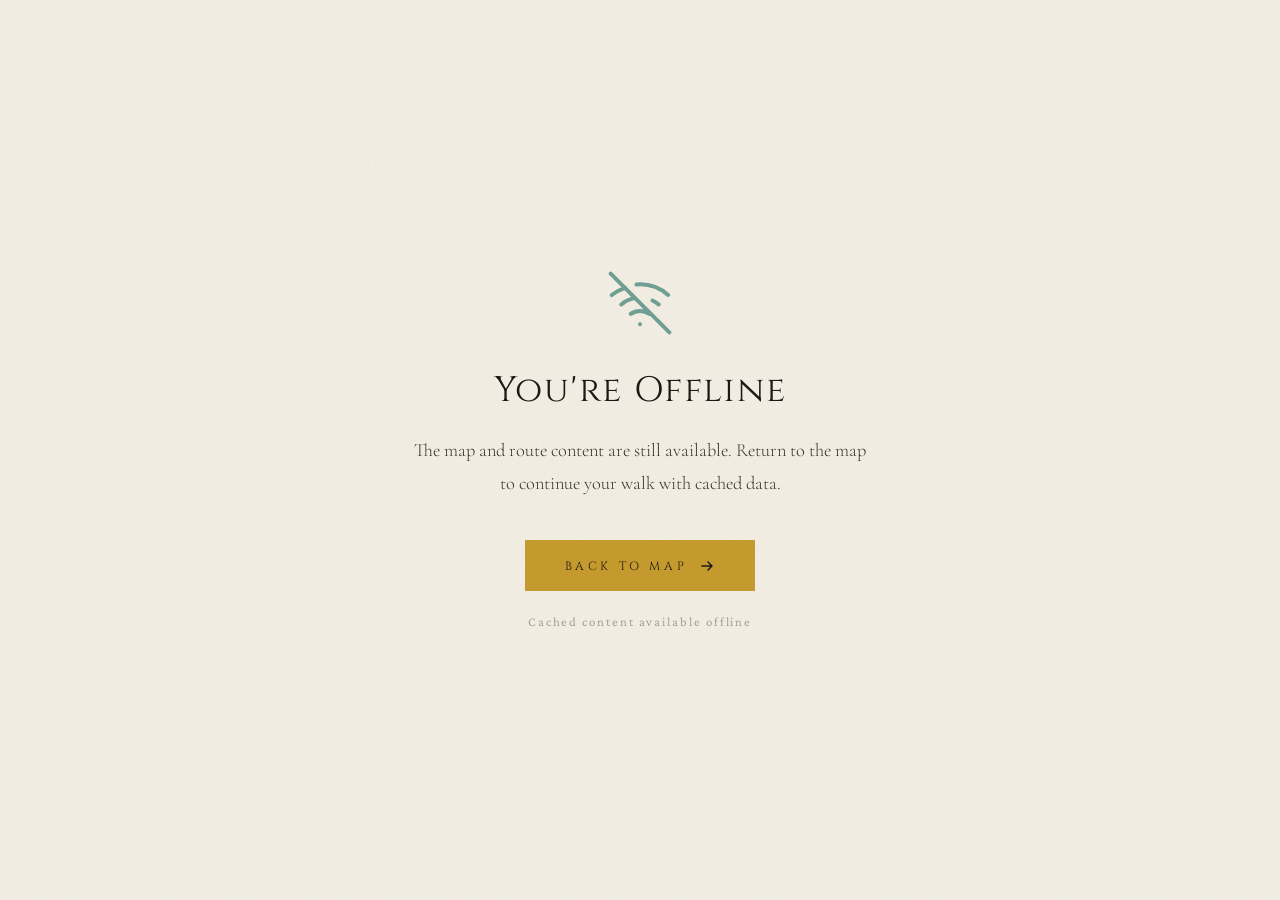
<file: public/offline.html>
<!DOCTYPE html>
<html lang="en">
<head>
<meta charset="UTF-8">
<meta name="viewport" content="width=device-width, initial-scale=1.0">
<title>Offline — The Equiano Way</title>
<link rel="preconnect" href="https://fonts.googleapis.com">
<link rel="preconnect" href="https://fonts.gstatic.com" crossorigin>
<link href="https://fonts.googleapis.com/css2?family=Cormorant+Garamond:ital,wght@0,300;0,400;0,600;1,300;1,400&family=Cinzel:wght@400;600&family=Crimson+Pro:ital,wght@0,300;0,400;1,300;1,400&display=swap" rel="stylesheet">
<style>
*, *::before, *::after { box-sizing: border-box; margin: 0; padding: 0; }

:root {
  --teal:        #1A6B5F;
  --teal-dark:   #0F3F37;
  --teal-light:  #E8F4F2;
  --gold:        #C49A2E;
  --gold-light:  #F5E6C0;
  --parchment:   #F2EDE3;
  --ink:         #1C1813;
  --ink-light:   #3D3428;
  --stone-light: #A89F90;

  --font-display: 'Cinzel', serif;
  --font-body:    'Cormorant Garamond', serif;
  --font-reading: 'Crimson Pro', serif;
}

html, body {
  height: 100%;
}

body {
  font-family: var(--font-body);
  background: var(--parchment);
  color: var(--ink);
  display: flex;
  flex-direction: column;
  align-items: center;
  justify-content: center;
  padding: 2rem;
  text-align: center;
}

body::before {
  content: '';
  position: fixed;
  inset: 0;
  background-image: url("data:image/svg+xml,%3Csvg viewBox='0 0 256 256' xmlns='http://www.w3.org/2000/svg'%3E%3Cfilter id='noise'%3E%3CfeTurbulence type='fractalNoise' baseFrequency='0.9' numOctaves='4' stitchTiles='stitch'/%3E%3C/filter%3E%3Crect width='100%25' height='100%25' filter='url(%23noise)' opacity='0.04'/%3E%3C/svg%3E");
  pointer-events: none;
  z-index: -1;
  opacity: 0.6;
}

.offline-icon {
  width: 64px;
  height: 64px;
  margin-bottom: 2rem;
  color: var(--teal);
  opacity: 0.6;
}

.offline-title {
  font-family: var(--font-display);
  font-size: clamp(1.5rem, 4vw, 2.2rem);
  font-weight: 400;
  letter-spacing: 0.05em;
  color: var(--ink);
  margin-bottom: 1.25rem;
}

.offline-message {
  font-family: var(--font-body);
  font-size: 1.15rem;
  font-weight: 300;
  line-height: 1.8;
  color: var(--ink-light);
  max-width: 460px;
  margin-bottom: 2.5rem;
}

.btn-map {
  display: inline-flex;
  align-items: center;
  gap: 0.75rem;
  font-family: var(--font-display);
  font-size: 0.75rem;
  letter-spacing: 0.3em;
  text-transform: uppercase;
  color: var(--ink);
  background: var(--gold);
  border: none;
  padding: 1.1rem 2.5rem;
  cursor: pointer;
  text-decoration: none;
  position: relative;
  overflow: hidden;
  transition: background 0.3s, transform 0.2s;
  min-height: 44px;
}

.btn-map::before {
  content: '';
  position: absolute;
  inset: 0;
  background: rgba(255,255,255,0.15);
  transform: translateX(-100%);
  transition: transform 0.4s ease;
}

.btn-map:hover::before { transform: translateX(0); }
.btn-map:hover { transform: translateY(-1px); }
.btn-map:focus-visible { outline: 3px solid var(--gold-light); outline-offset: 3px; }

.offline-note {
  margin-top: 1.5rem;
  font-family: var(--font-reading);
  font-size: 0.8rem;
  letter-spacing: 0.15em;
  color: var(--stone-light);
}
</style>
</head>
<body>

<svg class="offline-icon" viewBox="0 0 24 24" fill="none" aria-hidden="true">
  <path d="M1 1l22 22M16.72 11.06A10.94 10.94 0 0 1 19 12.55M5 12.55a10.94 10.94 0 0 1 5.17-2.39M10.71 5.05A16 16 0 0 1 22.56 9M1.42 9a16 16 0 0 1 5.06-2.68M8.53 16.11a6 6 0 0 1 6.95 0M12 20h.01" stroke="currentColor" stroke-width="1.5" stroke-linecap="round" stroke-linejoin="round"/>
</svg>

<h1 class="offline-title">You're Offline</h1>

<p class="offline-message">The map and route content are still available. Return to the map to continue your walk with cached data.</p>

<a href="map.html" class="btn-map" aria-label="Return to the map">
  Back to Map
  <svg width="16" height="16" viewBox="0 0 16 16" fill="none" aria-hidden="true">
    <path d="M3 8h10M9 4l4 4-4 4" stroke="currentColor" stroke-width="1.5" stroke-linecap="round" stroke-linejoin="round"/>
  </svg>
</a>

<p class="offline-note">Cached content available offline</p>

</body>
</html>
</file>
